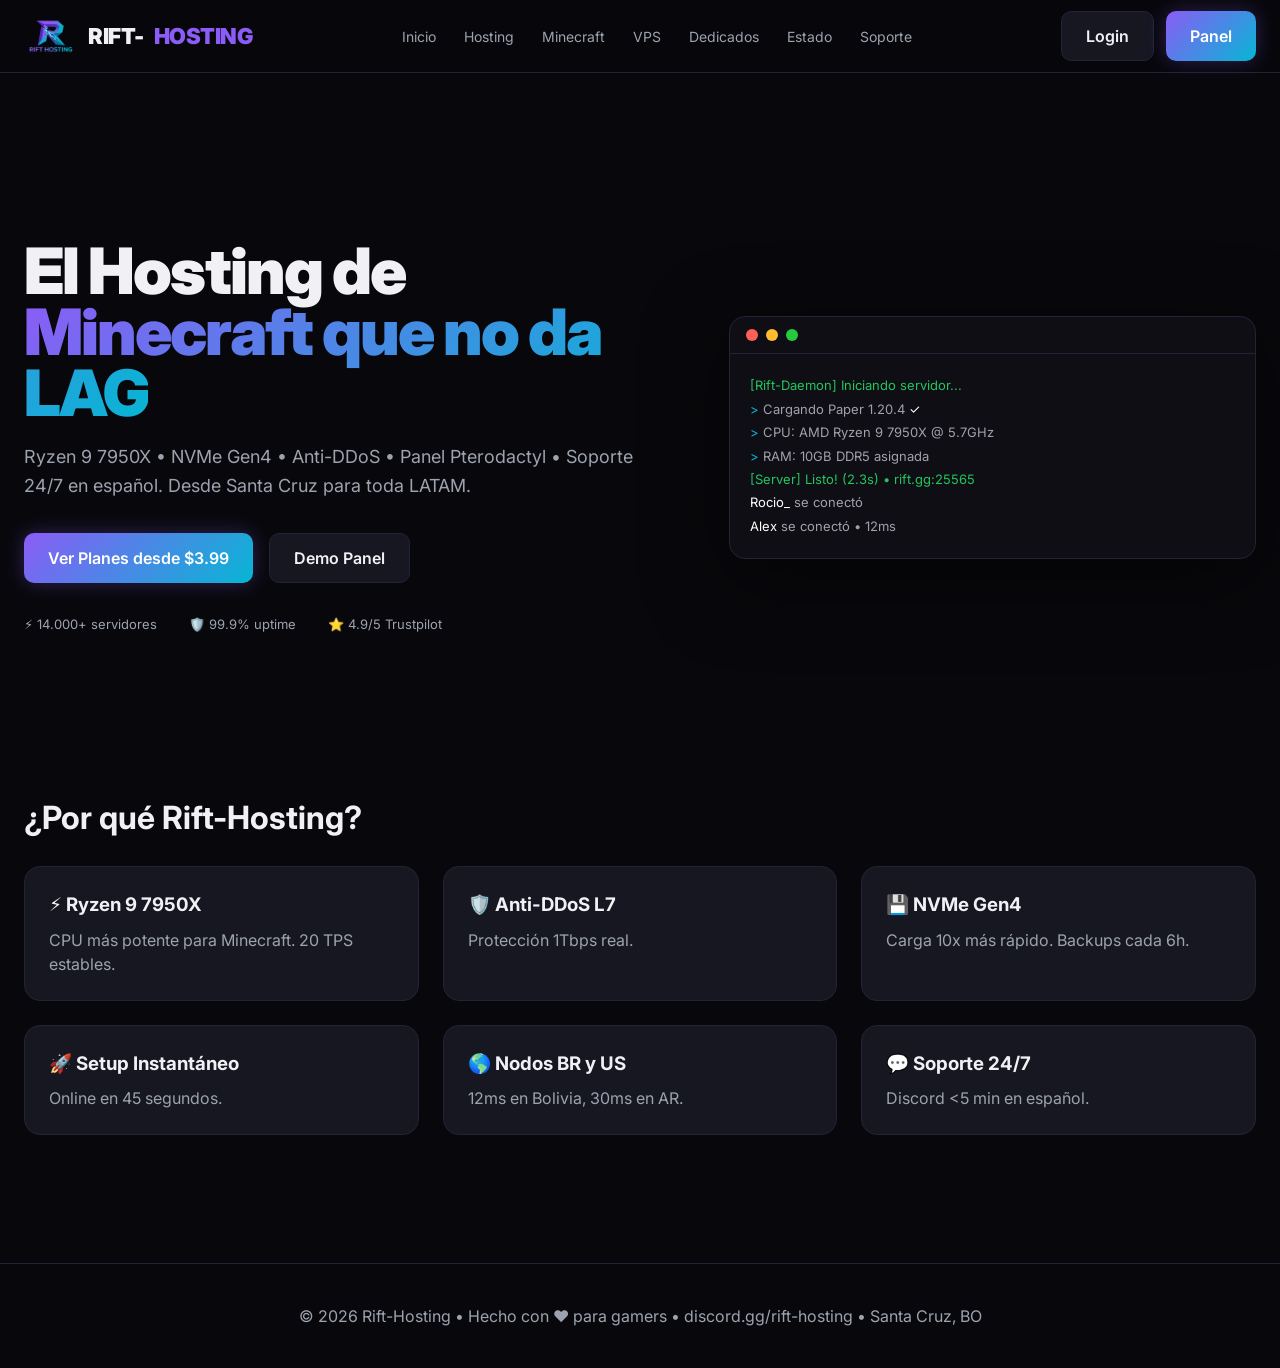
<file: Rift-Hosting/index.html>
<!DOCTYPE html>
<html lang="es">
<head>
<meta charset="UTF-8">
<meta name="viewport" content="width=device-width,initial-scale=1">
<title>El Hosting de Minecraft sin Lag | Rift-Hosting</title>
<link rel="stylesheet" href="css/style.css">
<link rel="stylesheet" href="css/animations.css">
<link href="https://fonts.googleapis.com/css2?family=Inter:wght@400;600;800;900&family=JetBrains+Mono&display=swap" rel="stylesheet">
<link rel="icon" href="img/icons/icon.png">
</head>
<body>
<header class="header"><div class="container">
<a href="index.html" class="logo"><img src="img/logo.png" alt="Rift" onerror="this.style.display='none'">RIFT-<span>HOSTING</span></a>
<nav class="nav">
<a href="index.html">Inicio</a><a href="hosting.html">Hosting</a><a href="minecraft.html">Minecraft</a><a href="vps.html">VPS</a><a href="dedicados.html">Dedicados</a><a href="estado.html">Estado</a><a href="soporte.html">Soporte</a>
</nav><div style="display:flex;gap:12px"><a href="login.html" class="btn btn-ghost">Login</a><a href="panel.html" class="btn btn-primary">Panel</a></div>
</div></header>
<main class="container" style="padding:48px 24px">
<section class="hero">
<div><h1>El Hosting de<br><span>Minecraft que no da LAG</span></h1>
<p>Ryzen 9 7950X • NVMe Gen4 • Anti-DDoS • Panel Pterodactyl • Soporte 24/7 en español. Desde Santa Cruz para toda LATAM.</p>
<div style="display:flex;gap:16px;flex-wrap:wrap"><a href="minecraft.html" class="btn btn-primary">Ver Planes desde $3.99</a><a href="panel.html" class="btn btn-ghost">Demo Panel</a></div>
<div style="margin-top:32px;display:flex;gap:32px;color:var(--muted);font-size:13px;flex-wrap:wrap"><span>⚡ 14.000+ servidores</span><span>🛡️ 99.9% uptime</span><span>⭐ 4.9/5 Trustpilot</span></div>
</div>
<div class="terminal float"><div class="term-head"><div class="dot r"></div><div class="dot y"></div><div class="dot g"></div></div>
<div class="term-body">
<div class="g">[Rift-Daemon] Iniciando servidor...</div>
<div><span class="b">></span> Cargando Paper 1.20.4 <span class="w">✓</span></div>
<div><span class="b">></span> CPU: AMD Ryzen 9 7950X @ 5.7GHz</div>
<div><span class="b">></span> RAM: 10GB DDR5 asignada</div>
<div class="g">[Server] Listo! (2.3s) • rift.gg:25565</div>
<div><span class="w">Rocio_</span> se conectó</div><div><span class="w">Alex</span> se conectó • 12ms</div>
</div></div></section>
<h2 style="margin:80px 0 24px;font-size:32px">¿Por qué Rift-Hosting?</h2>
<div class="grid3">
<div class="card"><h3>⚡ Ryzen 9 7950X</h3><p style="color:var(--muted);margin-top:8px">CPU más potente para Minecraft. 20 TPS estables.</p></div>
<div class="card"><h3>🛡️ Anti-DDoS L7</h3><p style="color:var(--muted);margin-top:8px">Protección 1Tbps real.</p></div>
<div class="card"><h3>💾 NVMe Gen4</h3><p style="color:var(--muted);margin-top:8px">Carga 10x más rápido. Backups cada 6h.</p></div>
<div class="card"><h3>🚀 Setup Instantáneo</h3><p style="color:var(--muted);margin-top:8px">Online en 45 segundos.</p></div>
<div class="card"><h3>🌎 Nodos BR y US</h3><p style="color:var(--muted);margin-top:8px">12ms en Bolivia, 30ms en AR.</p></div>
<div class="card"><h3>💬 Soporte 24/7</h3><p style="color:var(--muted);margin-top:8px">Discord &lt;5 min en español.</p></div>
</div>
</main>
<footer style="border-top:1px solid var(--border);padding:40px 0;margin-top:80px;text-align:center;color:var(--muted)">
<p>© <span data-year></span> Rift-Hosting • Hecho con ❤️ para gamers • discord.gg/rift-hosting • Santa Cruz, BO</p>
</footer>
<script src="js/app.js"></script><script src="js/theme.js"></script>
</body></html>
</file>
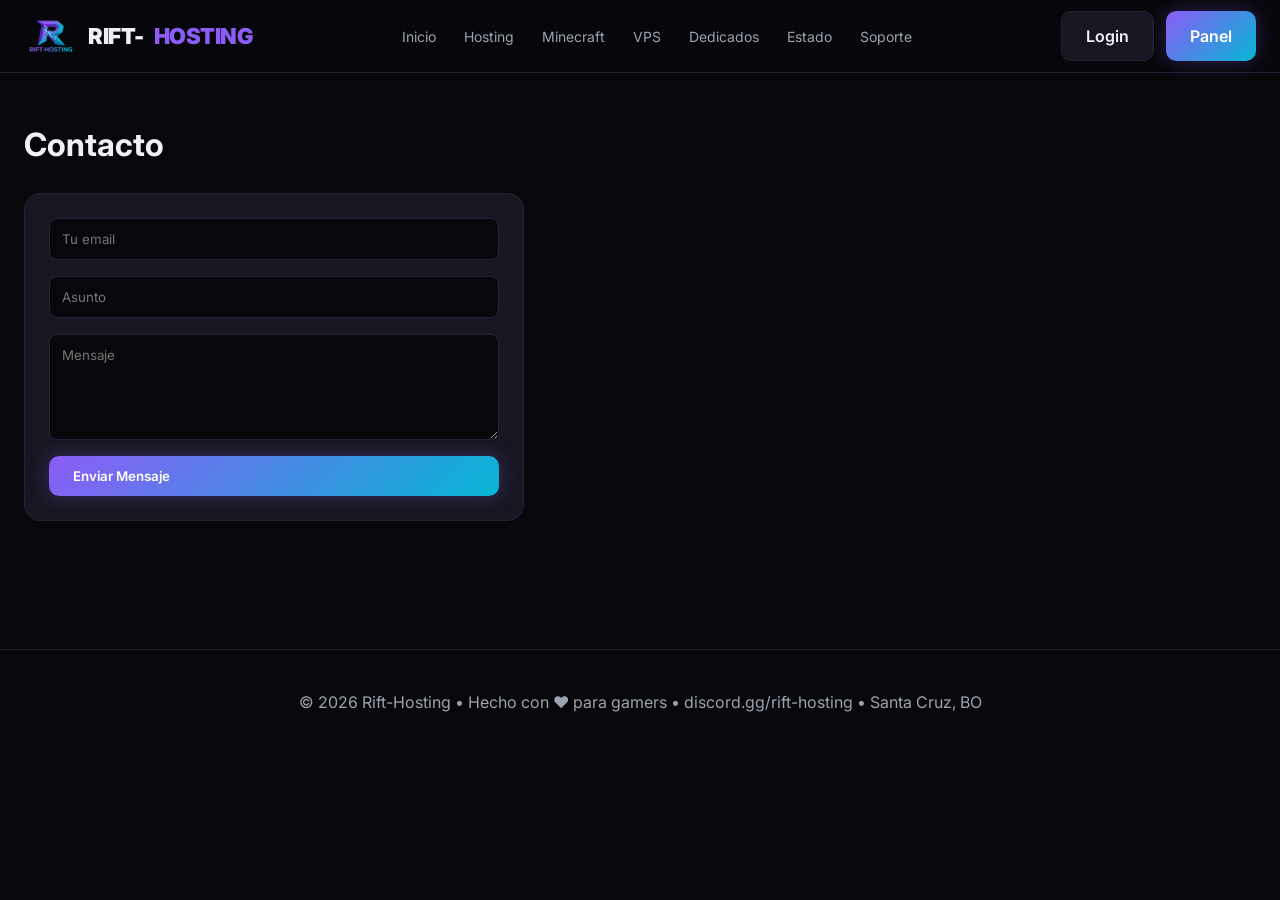
<file: Rift-Hosting/contacto.html>
<!DOCTYPE html>
<html lang="es">
<head>
<meta charset="UTF-8">
<meta name="viewport" content="width=device-width,initial-scale=1">
<title>Contacto | Rift-Hosting</title>
<link rel="stylesheet" href="css/style.css">
<link rel="stylesheet" href="css/animations.css">
<link href="https://fonts.googleapis.com/css2?family=Inter:wght@400;600;800;900&family=JetBrains+Mono&display=swap" rel="stylesheet">
<link rel="icon" href="img/icons/icon.png">
</head>
<body>
<header class="header"><div class="container">
<a href="index.html" class="logo"><img src="img/logo.png" alt="Rift" onerror="this.style.display='none'">RIFT-<span>HOSTING</span></a>
<nav class="nav">
<a href="index.html">Inicio</a><a href="hosting.html">Hosting</a><a href="minecraft.html">Minecraft</a><a href="vps.html">VPS</a><a href="dedicados.html">Dedicados</a><a href="estado.html">Estado</a><a href="soporte.html">Soporte</a>
</nav><div style="display:flex;gap:12px"><a href="login.html" class="btn btn-ghost">Login</a><a href="panel.html" class="btn btn-primary">Panel</a></div>
</div></header>
<main class="container" style="padding:48px 24px"><h1>Contacto</h1><form class='card' style='margin-top:24px;display:grid;gap:16px;max-width:500px' onsubmit='event.preventDefault();alert("Mensaje enviado! Te respondemos en Discord.")'><input placeholder='Tu email' required><input placeholder='Asunto'><textarea placeholder='Mensaje' rows='5' required></textarea><button class='btn btn-primary' type='submit'>Enviar Mensaje</button></form></main>
<footer style="border-top:1px solid var(--border);padding:40px 0;margin-top:80px;text-align:center;color:var(--muted)">
<p>© <span data-year></span> Rift-Hosting • Hecho con ❤️ para gamers • discord.gg/rift-hosting • Santa Cruz, BO</p>
</footer>
<script src="js/app.js"></script><script src="js/theme.js"></script>
</body></html>
</file>
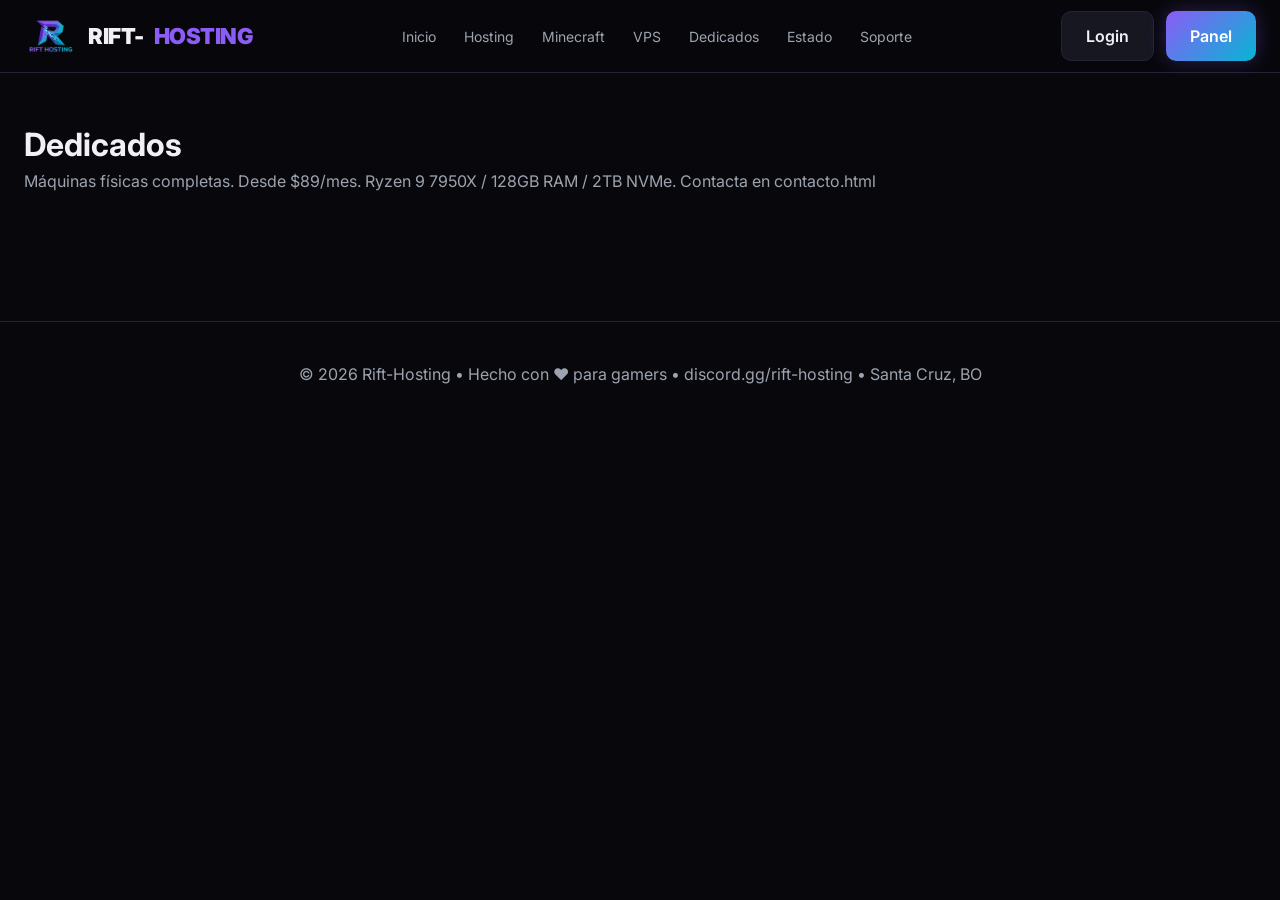
<file: Rift-Hosting/dedicados.html>
<!DOCTYPE html>
<html lang="es">
<head>
<meta charset="UTF-8">
<meta name="viewport" content="width=device-width,initial-scale=1">
<title>Servidores Dedicados | Rift-Hosting</title>
<link rel="stylesheet" href="css/style.css">
<link rel="stylesheet" href="css/animations.css">
<link href="https://fonts.googleapis.com/css2?family=Inter:wght@400;600;800;900&family=JetBrains+Mono&display=swap" rel="stylesheet">
<link rel="icon" href="img/icons/icon.png">
</head>
<body>
<header class="header"><div class="container">
<a href="index.html" class="logo"><img src="img/logo.png" alt="Rift" onerror="this.style.display='none'">RIFT-<span>HOSTING</span></a>
<nav class="nav">
<a href="index.html">Inicio</a><a href="hosting.html">Hosting</a><a href="minecraft.html">Minecraft</a><a href="vps.html">VPS</a><a href="dedicados.html">Dedicados</a><a href="estado.html">Estado</a><a href="soporte.html">Soporte</a>
</nav><div style="display:flex;gap:12px"><a href="login.html" class="btn btn-ghost">Login</a><a href="panel.html" class="btn btn-primary">Panel</a></div>
</div></header>
<main class="container" style="padding:48px 24px"><h1>Dedicados</h1><p style='color:var(--muted)'>Máquinas físicas completas. Desde $89/mes. Ryzen 9 7950X / 128GB RAM / 2TB NVMe. Contacta en contacto.html</p></main>
<footer style="border-top:1px solid var(--border);padding:40px 0;margin-top:80px;text-align:center;color:var(--muted)">
<p>© <span data-year></span> Rift-Hosting • Hecho con ❤️ para gamers • discord.gg/rift-hosting • Santa Cruz, BO</p>
</footer>
<script src="js/app.js"></script><script src="js/theme.js"></script>
</body></html>
</file>
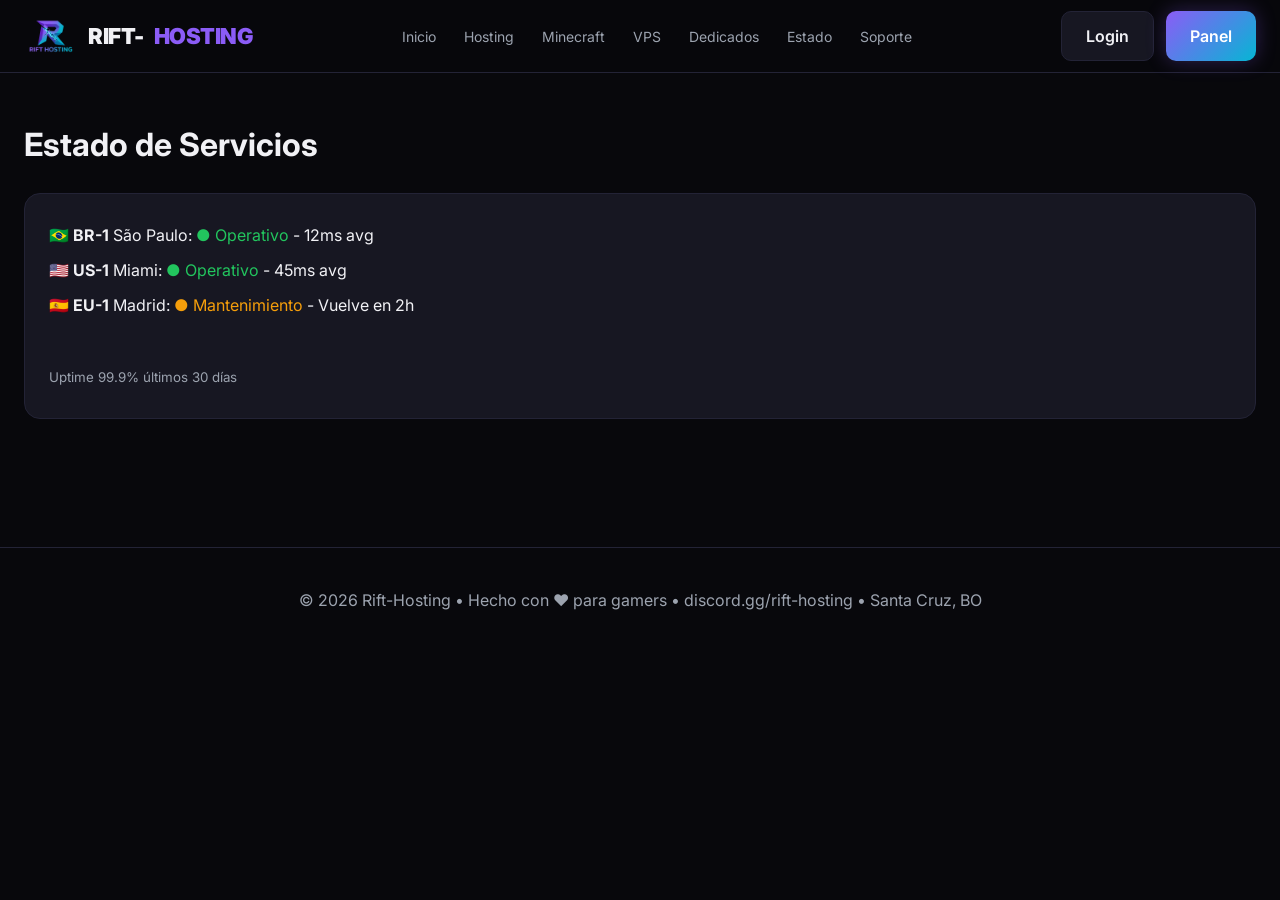
<file: Rift-Hosting/estado.html>
<!DOCTYPE html>
<html lang="es">
<head>
<meta charset="UTF-8">
<meta name="viewport" content="width=device-width,initial-scale=1">
<title>Estado | Rift-Hosting</title>
<link rel="stylesheet" href="css/style.css">
<link rel="stylesheet" href="css/animations.css">
<link href="https://fonts.googleapis.com/css2?family=Inter:wght@400;600;800;900&family=JetBrains+Mono&display=swap" rel="stylesheet">
<link rel="icon" href="img/icons/icon.png">
</head>
<body>
<header class="header"><div class="container">
<a href="index.html" class="logo"><img src="img/logo.png" alt="Rift" onerror="this.style.display='none'">RIFT-<span>HOSTING</span></a>
<nav class="nav">
<a href="index.html">Inicio</a><a href="hosting.html">Hosting</a><a href="minecraft.html">Minecraft</a><a href="vps.html">VPS</a><a href="dedicados.html">Dedicados</a><a href="estado.html">Estado</a><a href="soporte.html">Soporte</a>
</nav><div style="display:flex;gap:12px"><a href="login.html" class="btn btn-ghost">Login</a><a href="panel.html" class="btn btn-primary">Panel</a></div>
</div></header>
<main class="container" style="padding:48px 24px"><h1>Estado de Servicios</h1><div class='card' style='margin-top:24px;line-height:2.2'>🇧🇷 <b>BR-1</b> São Paulo: <span style='color:#22c55e'>● Operativo</span> - 12ms avg<br>🇺🇸 <b>US-1</b> Miami: <span style='color:#22c55e'>● Operativo</span> - 45ms avg<br>🇪🇸 <b>EU-1</b> Madrid: <span style='color:#f59e0b'>● Mantenimiento</span> - Vuelve en 2h<br><br><small style='color:var(--muted)'>Uptime 99.9% últimos 30 días</small></div></main>
<footer style="border-top:1px solid var(--border);padding:40px 0;margin-top:80px;text-align:center;color:var(--muted)">
<p>© <span data-year></span> Rift-Hosting • Hecho con ❤️ para gamers • discord.gg/rift-hosting • Santa Cruz, BO</p>
</footer>
<script src="js/app.js"></script><script src="js/theme.js"></script>
</body></html>
</file>
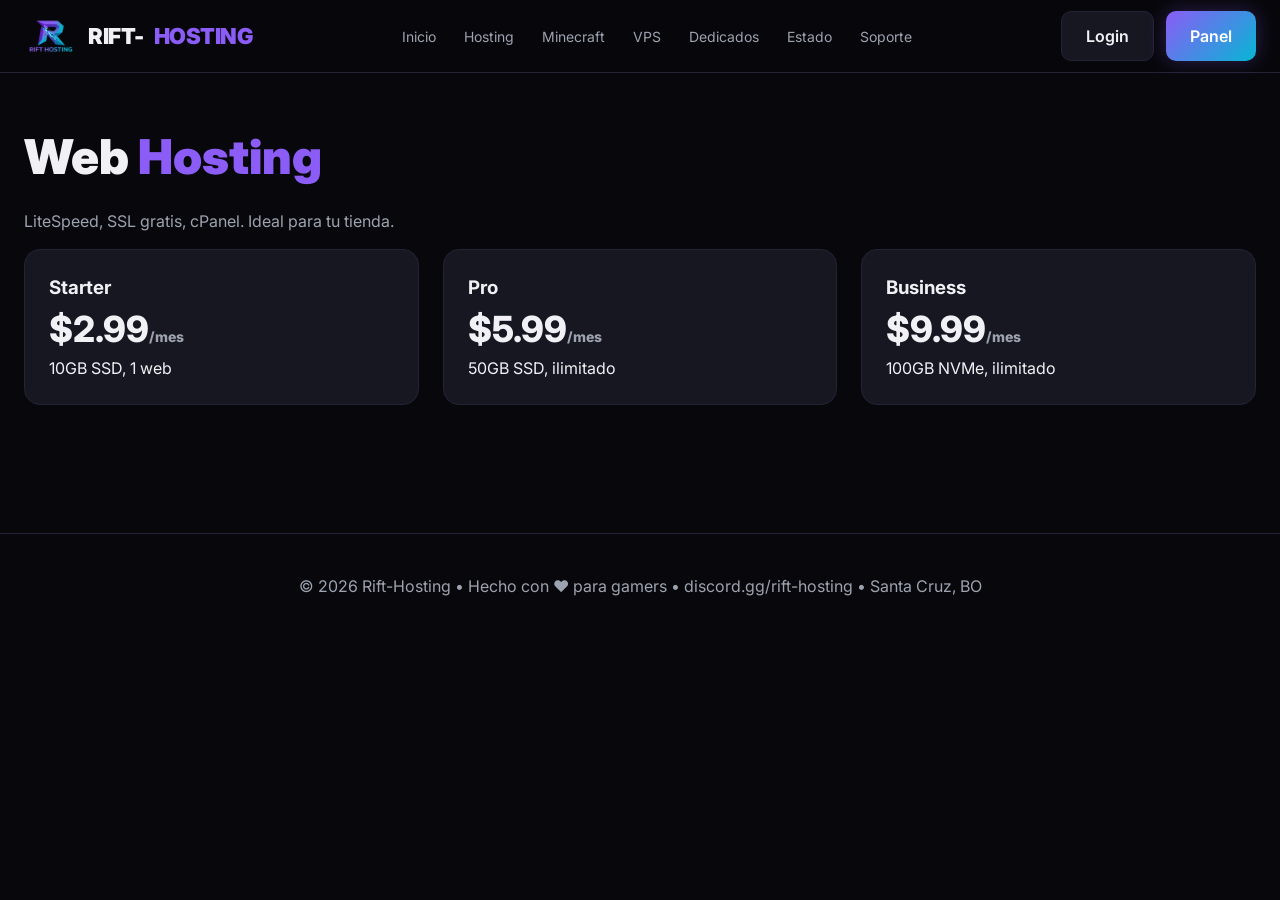
<file: Rift-Hosting/hosting.html>
<!DOCTYPE html>
<html lang="es">
<head>
<meta charset="UTF-8">
<meta name="viewport" content="width=device-width,initial-scale=1">
<title>Web Hosting | Rift-Hosting</title>
<link rel="stylesheet" href="css/style.css">
<link rel="stylesheet" href="css/animations.css">
<link href="https://fonts.googleapis.com/css2?family=Inter:wght@400;600;800;900&family=JetBrains+Mono&display=swap" rel="stylesheet">
<link rel="icon" href="img/icons/icon.png">
</head>
<body>
<header class="header"><div class="container">
<a href="index.html" class="logo"><img src="img/logo.png" alt="Rift" onerror="this.style.display='none'">RIFT-<span>HOSTING</span></a>
<nav class="nav">
<a href="index.html">Inicio</a><a href="hosting.html">Hosting</a><a href="minecraft.html">Minecraft</a><a href="vps.html">VPS</a><a href="dedicados.html">Dedicados</a><a href="estado.html">Estado</a><a href="soporte.html">Soporte</a>
</nav><div style="display:flex;gap:12px"><a href="login.html" class="btn btn-ghost">Login</a><a href="panel.html" class="btn btn-primary">Panel</a></div>
</div></header>
<main class="container" style="padding:48px 24px"><h1 style='font-size:48px;font-weight:900'>Web <span style='color:var(--primary)'>Hosting</span></h1><p style='color:var(--muted);margin:16px 0'>LiteSpeed, SSL gratis, cPanel. Ideal para tu tienda.</p><div class='grid3'><div class='card'><h3>Starter</h3><div class='price'>$2.99<small>/mes</small></div><p>10GB SSD, 1 web</p></div><div class='card'><h3>Pro</h3><div class='price'>$5.99<small>/mes</small></div><p>50GB SSD, ilimitado</p></div><div class='card'><h3>Business</h3><div class='price'>$9.99<small>/mes</small></div><p>100GB NVMe, ilimitado</p></div></div></main>
<footer style="border-top:1px solid var(--border);padding:40px 0;margin-top:80px;text-align:center;color:var(--muted)">
<p>© <span data-year></span> Rift-Hosting • Hecho con ❤️ para gamers • discord.gg/rift-hosting • Santa Cruz, BO</p>
</footer>
<script src="js/app.js"></script><script src="js/theme.js"></script>
</body></html>
</file>
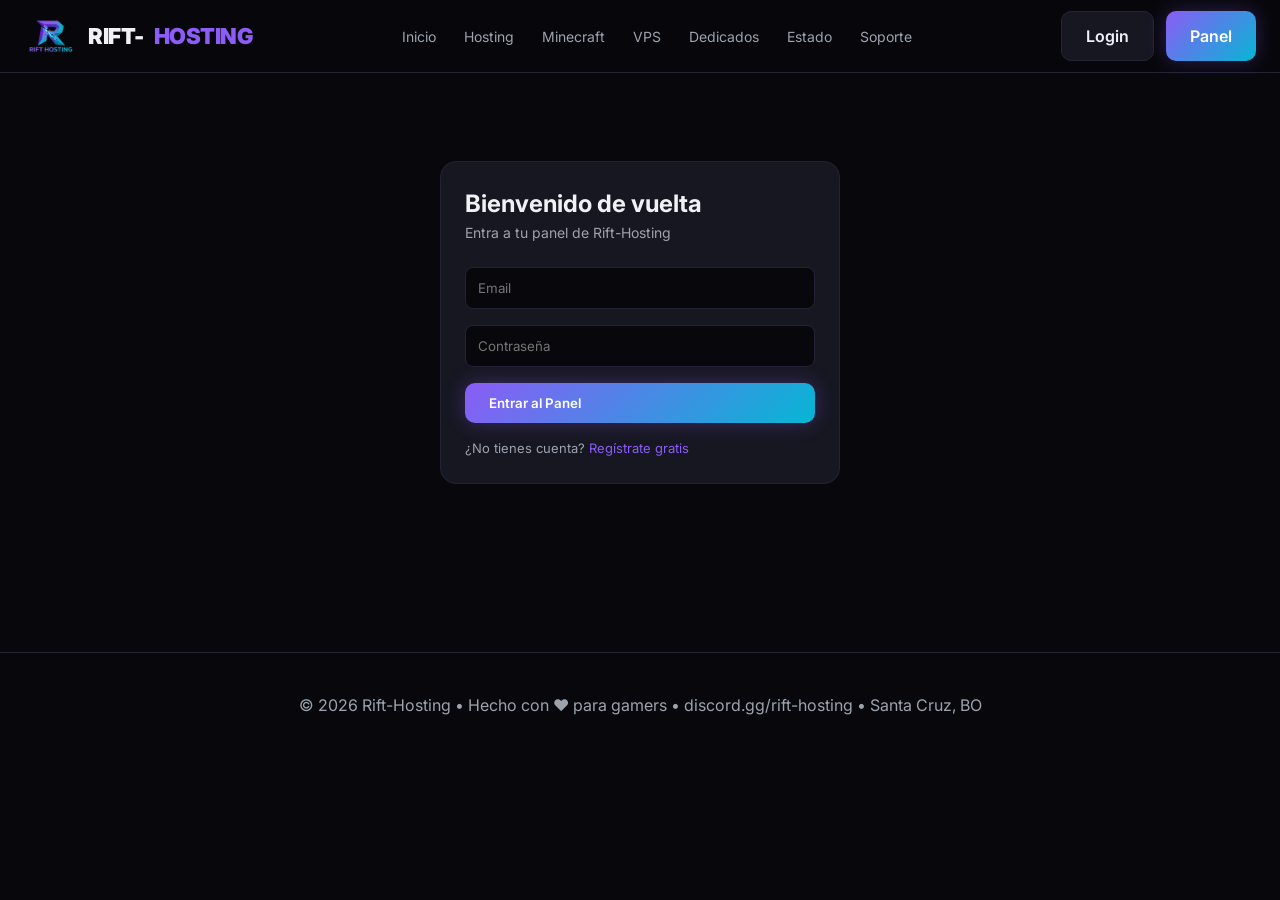
<file: Rift-Hosting/login.html>
<!DOCTYPE html>
<html lang="es">
<head>
<meta charset="UTF-8">
<meta name="viewport" content="width=device-width,initial-scale=1">
<title>Login | Rift-Hosting</title>
<link rel="stylesheet" href="css/style.css">
<link rel="stylesheet" href="css/animations.css">
<link href="https://fonts.googleapis.com/css2?family=Inter:wght@400;600;800;900&family=JetBrains+Mono&display=swap" rel="stylesheet">
<link rel="icon" href="img/icons/icon.png">
</head>
<body>
<header class="header"><div class="container">
<a href="index.html" class="logo"><img src="img/logo.png" alt="Rift" onerror="this.style.display='none'">RIFT-<span>HOSTING</span></a>
<nav class="nav">
<a href="index.html">Inicio</a><a href="hosting.html">Hosting</a><a href="minecraft.html">Minecraft</a><a href="vps.html">VPS</a><a href="dedicados.html">Dedicados</a><a href="estado.html">Estado</a><a href="soporte.html">Soporte</a>
</nav><div style="display:flex;gap:12px"><a href="login.html" class="btn btn-ghost">Login</a><a href="panel.html" class="btn btn-primary">Panel</a></div>
</div></header>
<main class="container" style="padding:48px 24px"><div class='card' style='max-width:400px;margin:40px auto'><h2>Bienvenido de vuelta</h2><p style='color:var(--muted);font-size:14px'>Entra a tu panel de Rift-Hosting</p><form action='api/login.php' method='POST' style='display:grid;gap:16px;margin-top:24px'><input name='email' placeholder='Email' required><input name='pass' type='password' placeholder='Contraseña' required><button class='btn btn-primary' type='submit'>Entrar al Panel</button></form><p style='margin-top:16px;font-size:13px;color:var(--muted)'>¿No tienes cuenta? <a href='register.html' style='color:var(--primary)'>Regístrate gratis</a></p></div></main>
<footer style="border-top:1px solid var(--border);padding:40px 0;margin-top:80px;text-align:center;color:var(--muted)">
<p>© <span data-year></span> Rift-Hosting • Hecho con ❤️ para gamers • discord.gg/rift-hosting • Santa Cruz, BO</p>
</footer>
<script src="js/app.js"></script><script src="js/theme.js"></script>
</body></html>
</file>
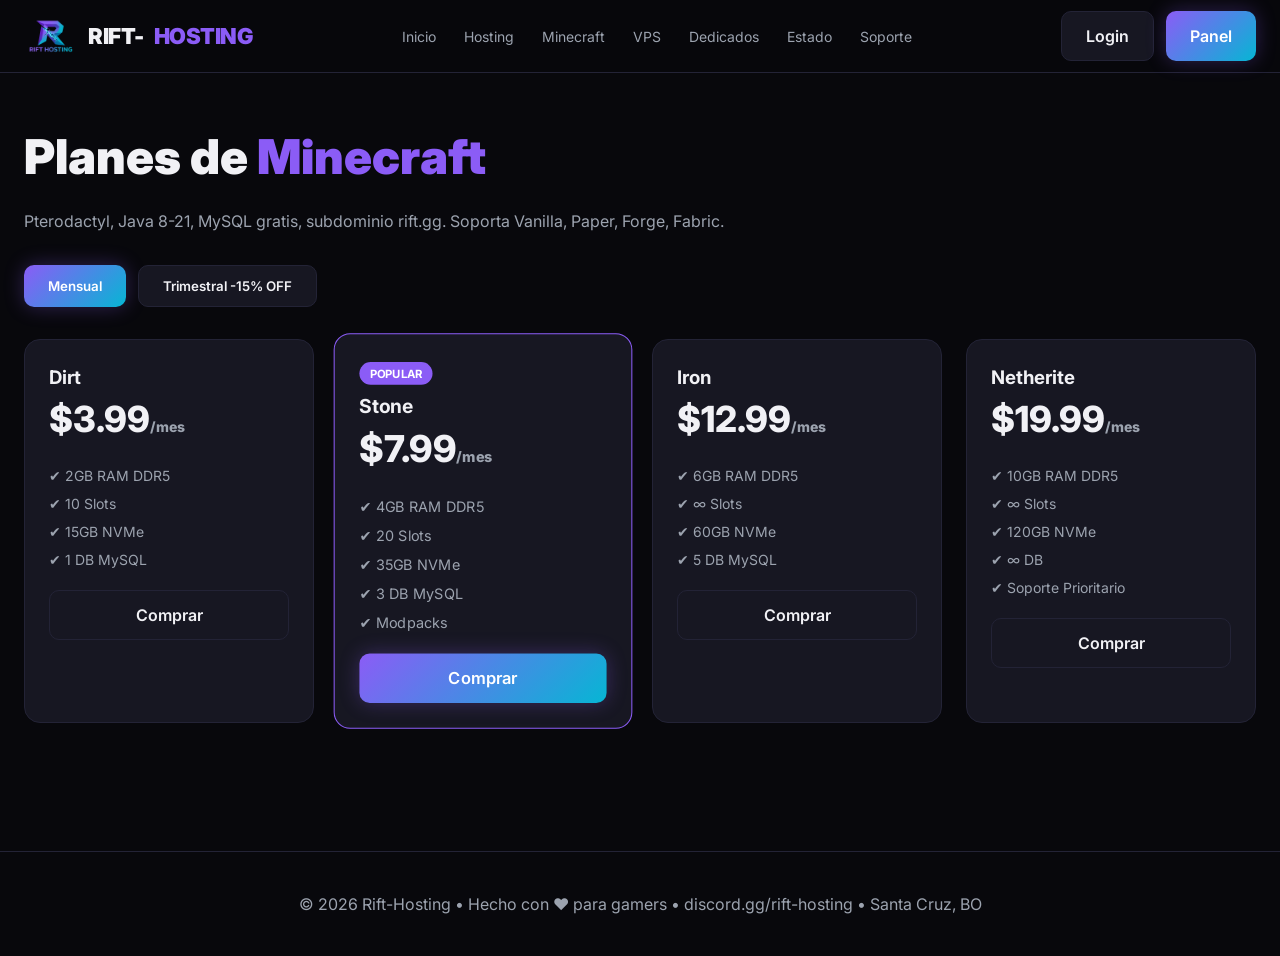
<file: Rift-Hosting/minecraft.html>
<!DOCTYPE html>
<html lang="es">
<head>
<meta charset="UTF-8">
<meta name="viewport" content="width=device-width,initial-scale=1">
<title>Hosting Minecraft | Rift-Hosting</title>
<link rel="stylesheet" href="css/style.css">
<link rel="stylesheet" href="css/animations.css">
<link href="https://fonts.googleapis.com/css2?family=Inter:wght@400;600;800;900&family=JetBrains+Mono&display=swap" rel="stylesheet">
<link rel="icon" href="img/icons/icon.png">
</head>
<body>
<header class="header"><div class="container">
<a href="index.html" class="logo"><img src="img/logo.png" alt="Rift" onerror="this.style.display='none'">RIFT-<span>HOSTING</span></a>
<nav class="nav">
<a href="index.html">Inicio</a><a href="hosting.html">Hosting</a><a href="minecraft.html">Minecraft</a><a href="vps.html">VPS</a><a href="dedicados.html">Dedicados</a><a href="estado.html">Estado</a><a href="soporte.html">Soporte</a>
</nav><div style="display:flex;gap:12px"><a href="login.html" class="btn btn-ghost">Login</a><a href="panel.html" class="btn btn-primary">Panel</a></div>
</div></header>
<main class="container" style="padding:48px 24px">
<h1 style="font-size:48px;font-weight:900">Planes de <span style="color:var(--primary)">Minecraft</span></h1>
<p style="color:var(--muted);margin:16px 0 32px">Pterodactyl, Java 8-21, MySQL gratis, subdominio rift.gg. Soporta Vanilla, Paper, Forge, Fabric.</p>
<div style="display:flex;gap:12px;margin-bottom:32px"><button onclick="setBilling('monthly')" data-bill="monthly" class="btn btn-primary">Mensual</button><button onclick="setBilling('yearly')" data-bill="yearly" class="btn btn-ghost">Trimestral -15% OFF</button></div>
<div class="grid4">
<div class="card"><h3>Dirt</h3><div class="price"><span class="price-amount" data-monthly="3.99">$3.99</span><small>/mes</small></div><ul style="margin:16px 0;color:var(--muted);font-size:14px;line-height:2;list-style:none"><li>✔ 2GB RAM DDR5</li><li>✔ 10 Slots</li><li>✔ 15GB NVMe</li><li>✔ 1 DB MySQL</li></ul><a href="register.html" class="btn btn-ghost" style="width:100%;justify-content:center">Comprar</a></div>
<div class="card" style="border-color:var(--primary);transform:scale(1.03)"><span class="badge">POPULAR</span><h3 style="margin-top:8px">Stone</h3><div class="price"><span class="price-amount" data-monthly="7.99">$7.99</span><small>/mes</small></div><ul style="margin:16px 0;color:var(--muted);font-size:14px;line-height:2;list-style:none"><li>✔ 4GB RAM DDR5</li><li>✔ 20 Slots</li><li>✔ 35GB NVMe</li><li>✔ 3 DB MySQL</li><li>✔ Modpacks</li></ul><a href="register.html" class="btn btn-primary" style="width:100%;justify-content:center">Comprar</a></div>
<div class="card"><h3>Iron</h3><div class="price"><span class="price-amount" data-monthly="12.99">$12.99</span><small>/mes</small></div><ul style="margin:16px 0;color:var(--muted);font-size:14px;line-height:2;list-style:none"><li>✔ 6GB RAM DDR5</li><li>✔ ∞ Slots</li><li>✔ 60GB NVMe</li><li>✔ 5 DB MySQL</li></ul><a href="register.html" class="btn btn-ghost" style="width:100%;justify-content:center">Comprar</a></div>
<div class="card"><h3>Netherite</h3><div class="price"><span class="price-amount" data-monthly="19.99">$19.99</span><small>/mes</small></div><ul style="margin:16px 0;color:var(--muted);font-size:14px;line-height:2;list-style:none"><li>✔ 10GB RAM DDR5</li><li>✔ ∞ Slots</li><li>✔ 120GB NVMe</li><li>✔ ∞ DB</li><li>✔ Soporte Prioritario</li></ul><a href="register.html" class="btn btn-ghost" style="width:100%;justify-content:center">Comprar</a></div>
</div>
<script src="js/slider.js"></script>
</main>
<footer style="border-top:1px solid var(--border);padding:40px 0;margin-top:80px;text-align:center;color:var(--muted)">
<p>© <span data-year></span> Rift-Hosting • Hecho con ❤️ para gamers • discord.gg/rift-hosting • Santa Cruz, BO</p>
</footer>
<script src="js/app.js"></script><script src="js/theme.js"></script>
</body></html>
</file>
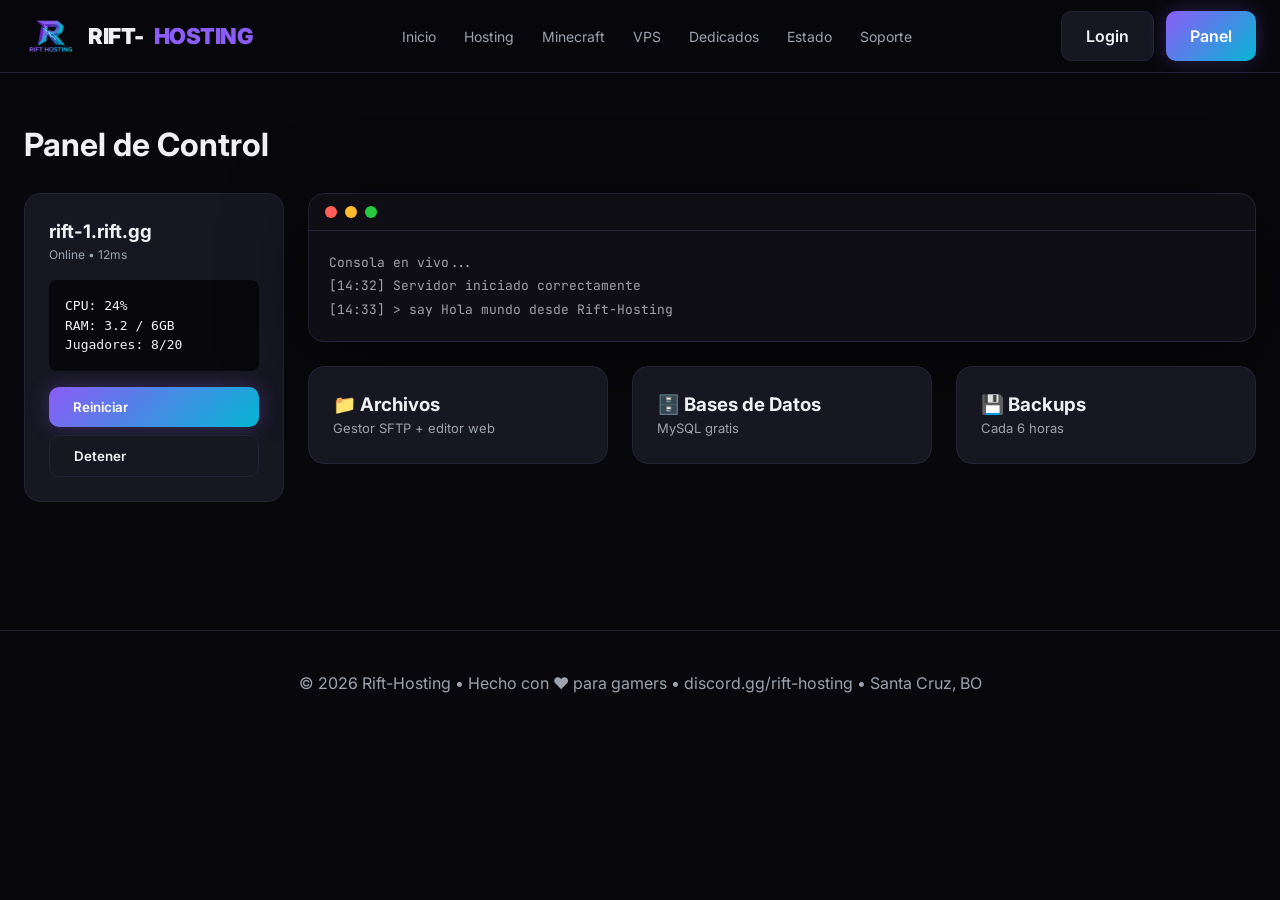
<file: Rift-Hosting/panel.html>
<!DOCTYPE html>
<html lang="es">
<head>
<meta charset="UTF-8">
<meta name="viewport" content="width=device-width,initial-scale=1">
<title>Panel | Rift-Hosting</title>
<link rel="stylesheet" href="css/style.css">
<link rel="stylesheet" href="css/animations.css">
<link href="https://fonts.googleapis.com/css2?family=Inter:wght@400;600;800;900&family=JetBrains+Mono&display=swap" rel="stylesheet">
<link rel="icon" href="img/icons/icon.png">
</head>
<body>
<header class="header"><div class="container">
<a href="index.html" class="logo"><img src="img/logo.png" alt="Rift" onerror="this.style.display='none'">RIFT-<span>HOSTING</span></a>
<nav class="nav">
<a href="index.html">Inicio</a><a href="hosting.html">Hosting</a><a href="minecraft.html">Minecraft</a><a href="vps.html">VPS</a><a href="dedicados.html">Dedicados</a><a href="estado.html">Estado</a><a href="soporte.html">Soporte</a>
</nav><div style="display:flex;gap:12px"><a href="login.html" class="btn btn-ghost">Login</a><a href="panel.html" class="btn btn-primary">Panel</a></div>
</div></header>
<main class="container" style="padding:48px 24px">
<h1>Panel de Control</h1>
<div style="display:grid;grid-template-columns:260px 1fr;gap:24px;margin-top:24px">
<div class="card"><h3>rift-1.rift.gg</h3><p style="font-size:12px;color:var(--muted)">Online • 12ms</p><div style="margin-top:16px;background:var(--bg);padding:16px;border-radius:8px;font-family:monospace;font-size:13px">CPU: 24%<br>RAM: 3.2 / 6GB<br>Jugadores: 8/20</div><div style="display:grid;gap:8px;margin-top:16px"><button class="btn btn-primary">Reiniciar</button><button class="btn btn-ghost">Detener</button></div></div>
<div><div class="terminal"><div class="term-head"><div class="dot r"></div><div class="dot y"></div><div class="dot g"></div></div><div class="term-body" id="console">Consola en vivo...<br>[14:32] Servidor iniciado correctamente<br>[14:33] > say Hola mundo desde Rift-Hosting</div></div>
<div class="grid3" style="margin-top:24px"><div class="card"><h3>📁 Archivos</h3><p style="color:var(--muted);font-size:13px">Gestor SFTP + editor web</p></div><div class="card"><h3>🗄️ Bases de Datos</h3><p style="color:var(--muted);font-size:13px">MySQL gratis</p></div><div class="card"><h3>💾 Backups</h3><p style="color:var(--muted);font-size:13px">Cada 6 horas</p></div></div>
</div></div>
</main>
<footer style="border-top:1px solid var(--border);padding:40px 0;margin-top:80px;text-align:center;color:var(--muted)">
<p>© <span data-year></span> Rift-Hosting • Hecho con ❤️ para gamers • discord.gg/rift-hosting • Santa Cruz, BO</p>
</footer>
<script src="js/app.js"></script><script src="js/theme.js"></script>
</body></html>
</file>
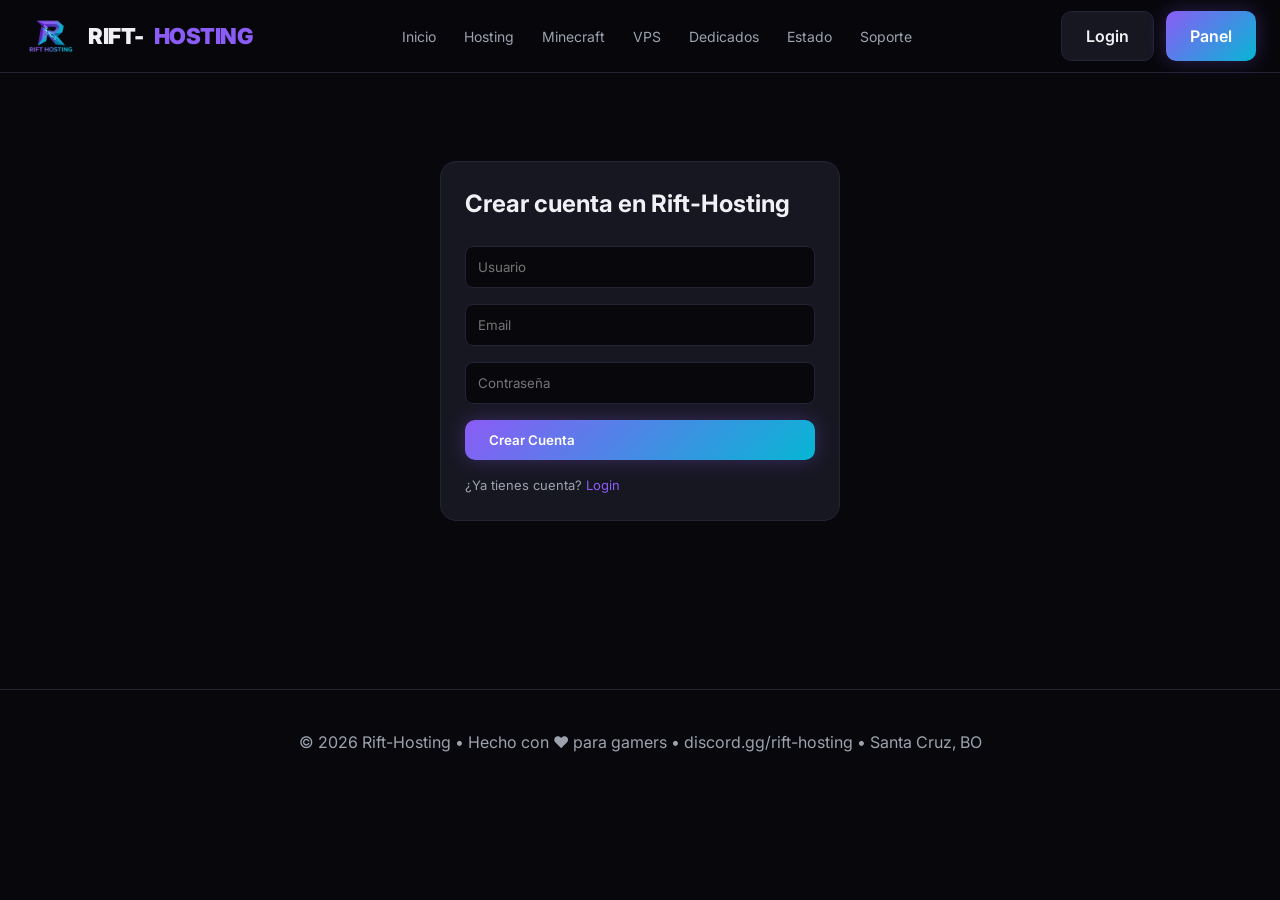
<file: Rift-Hosting/register.html>
<!DOCTYPE html>
<html lang="es">
<head>
<meta charset="UTF-8">
<meta name="viewport" content="width=device-width,initial-scale=1">
<title>Crear Cuenta | Rift-Hosting</title>
<link rel="stylesheet" href="css/style.css">
<link rel="stylesheet" href="css/animations.css">
<link href="https://fonts.googleapis.com/css2?family=Inter:wght@400;600;800;900&family=JetBrains+Mono&display=swap" rel="stylesheet">
<link rel="icon" href="img/icons/icon.png">
</head>
<body>
<header class="header"><div class="container">
<a href="index.html" class="logo"><img src="img/logo.png" alt="Rift" onerror="this.style.display='none'">RIFT-<span>HOSTING</span></a>
<nav class="nav">
<a href="index.html">Inicio</a><a href="hosting.html">Hosting</a><a href="minecraft.html">Minecraft</a><a href="vps.html">VPS</a><a href="dedicados.html">Dedicados</a><a href="estado.html">Estado</a><a href="soporte.html">Soporte</a>
</nav><div style="display:flex;gap:12px"><a href="login.html" class="btn btn-ghost">Login</a><a href="panel.html" class="btn btn-primary">Panel</a></div>
</div></header>
<main class="container" style="padding:48px 24px"><div class='card' style='max-width:400px;margin:40px auto'><h2>Crear cuenta en Rift-Hosting</h2><form action='api/register.php' method='POST' style='display:grid;gap:16px;margin-top:24px'><input name='user' placeholder='Usuario' required><input name='email' type='email' placeholder='Email' required><input name='pass' type='password' placeholder='Contraseña' required><button class='btn btn-primary' type='submit'>Crear Cuenta</button></form><p style='margin-top:16px;font-size:13px;color:var(--muted)'>¿Ya tienes cuenta? <a href='login.html' style='color:var(--primary)'>Login</a></p></div></main>
<footer style="border-top:1px solid var(--border);padding:40px 0;margin-top:80px;text-align:center;color:var(--muted)">
<p>© <span data-year></span> Rift-Hosting • Hecho con ❤️ para gamers • discord.gg/rift-hosting • Santa Cruz, BO</p>
</footer>
<script src="js/app.js"></script><script src="js/theme.js"></script>
</body></html>
</file>
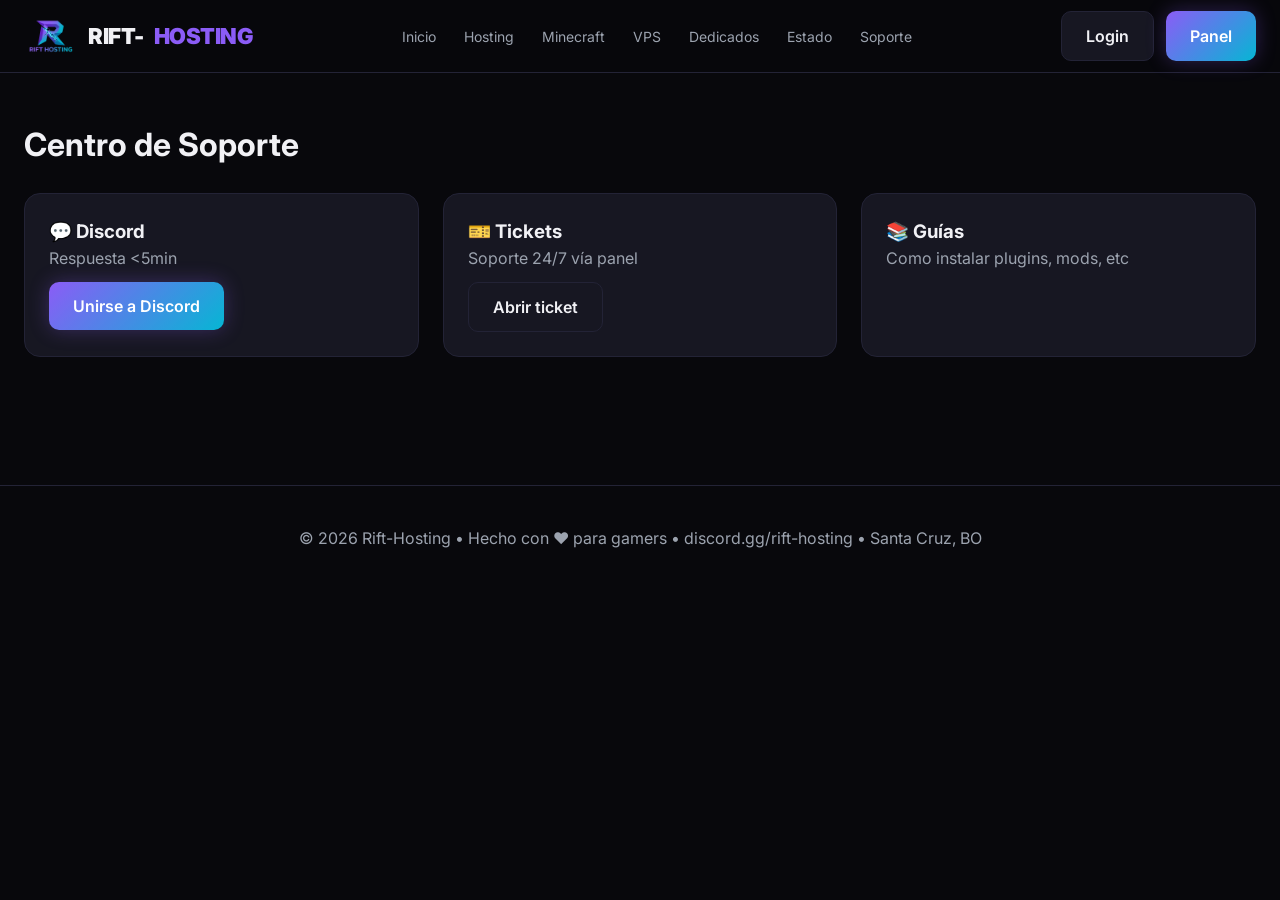
<file: Rift-Hosting/soporte.html>
<!DOCTYPE html>
<html lang="es">
<head>
<meta charset="UTF-8">
<meta name="viewport" content="width=device-width,initial-scale=1">
<title>Soporte | Rift-Hosting</title>
<link rel="stylesheet" href="css/style.css">
<link rel="stylesheet" href="css/animations.css">
<link href="https://fonts.googleapis.com/css2?family=Inter:wght@400;600;800;900&family=JetBrains+Mono&display=swap" rel="stylesheet">
<link rel="icon" href="img/icons/icon.png">
</head>
<body>
<header class="header"><div class="container">
<a href="index.html" class="logo"><img src="img/logo.png" alt="Rift" onerror="this.style.display='none'">RIFT-<span>HOSTING</span></a>
<nav class="nav">
<a href="index.html">Inicio</a><a href="hosting.html">Hosting</a><a href="minecraft.html">Minecraft</a><a href="vps.html">VPS</a><a href="dedicados.html">Dedicados</a><a href="estado.html">Estado</a><a href="soporte.html">Soporte</a>
</nav><div style="display:flex;gap:12px"><a href="login.html" class="btn btn-ghost">Login</a><a href="panel.html" class="btn btn-primary">Panel</a></div>
</div></header>
<main class="container" style="padding:48px 24px"><h1>Centro de Soporte</h1><div class='grid3' style='margin-top:24px'><div class='card'><h3>💬 Discord</h3><p style='color:var(--muted)'>Respuesta &lt;5min</p><a href='#' class='btn btn-primary' style='margin-top:12px'>Unirse a Discord</a></div><div class='card'><h3>🎫 Tickets</h3><p style='color:var(--muted)'>Soporte 24/7 vía panel</p><a href='panel.html' class='btn btn-ghost' style='margin-top:12px'>Abrir ticket</a></div><div class='card'><h3>📚 Guías</h3><p style='color:var(--muted)'>Como instalar plugins, mods, etc</p></div></div></main>
<footer style="border-top:1px solid var(--border);padding:40px 0;margin-top:80px;text-align:center;color:var(--muted)">
<p>© <span data-year></span> Rift-Hosting • Hecho con ❤️ para gamers • discord.gg/rift-hosting • Santa Cruz, BO</p>
</footer>
<script src="js/app.js"></script><script src="js/theme.js"></script>
</body></html>
</file>
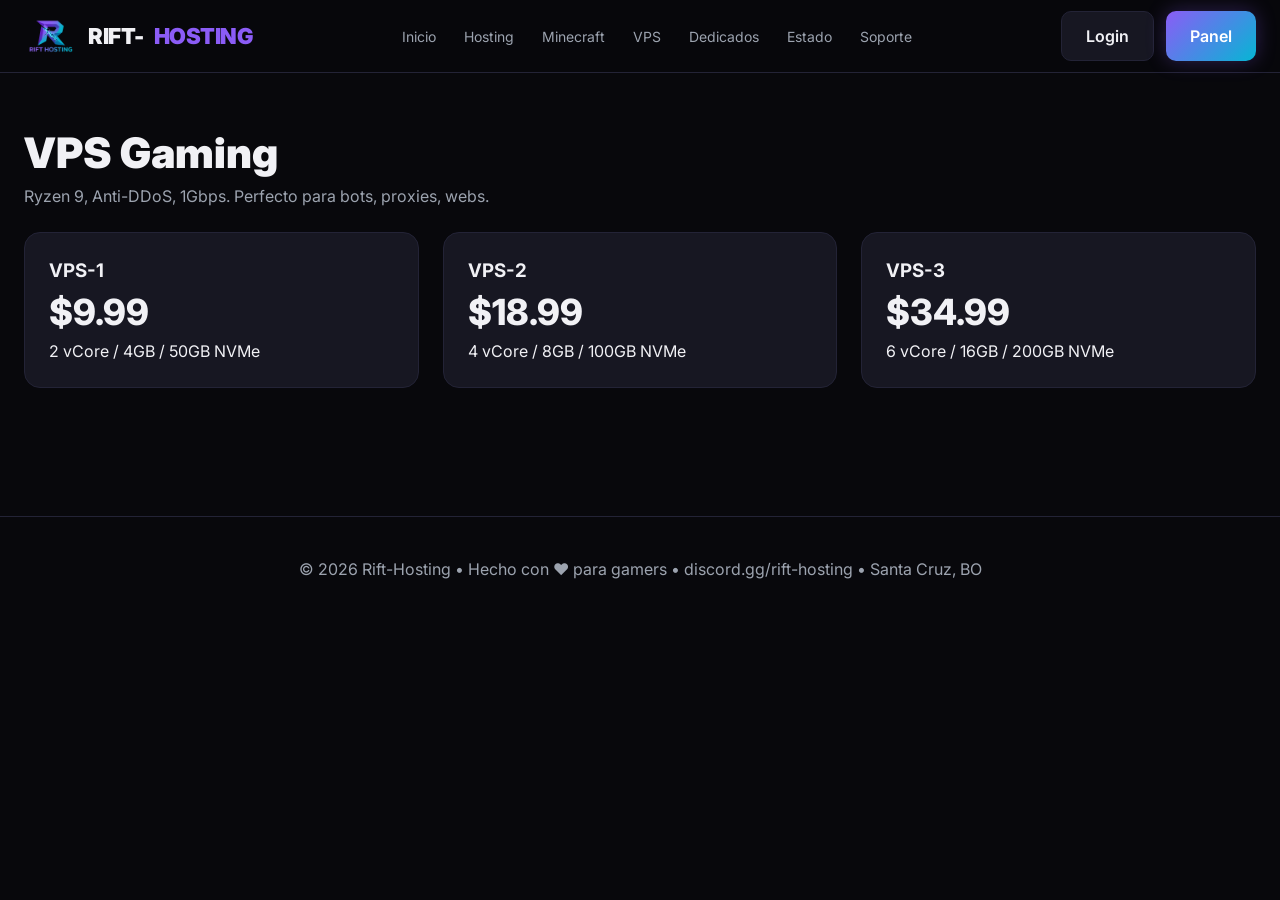
<file: Rift-Hosting/vps.html>
<!DOCTYPE html>
<html lang="es">
<head>
<meta charset="UTF-8">
<meta name="viewport" content="width=device-width,initial-scale=1">
<title>VPS Gaming | Rift-Hosting</title>
<link rel="stylesheet" href="css/style.css">
<link rel="stylesheet" href="css/animations.css">
<link href="https://fonts.googleapis.com/css2?family=Inter:wght@400;600;800;900&family=JetBrains+Mono&display=swap" rel="stylesheet">
<link rel="icon" href="img/icons/icon.png">
</head>
<body>
<header class="header"><div class="container">
<a href="index.html" class="logo"><img src="img/logo.png" alt="Rift" onerror="this.style.display='none'">RIFT-<span>HOSTING</span></a>
<nav class="nav">
<a href="index.html">Inicio</a><a href="hosting.html">Hosting</a><a href="minecraft.html">Minecraft</a><a href="vps.html">VPS</a><a href="dedicados.html">Dedicados</a><a href="estado.html">Estado</a><a href="soporte.html">Soporte</a>
</nav><div style="display:flex;gap:12px"><a href="login.html" class="btn btn-ghost">Login</a><a href="panel.html" class="btn btn-primary">Panel</a></div>
</div></header>
<main class="container" style="padding:48px 24px"><h1 style='font-size:42px;font-weight:900'>VPS Gaming</h1><p style='color:var(--muted)'>Ryzen 9, Anti-DDoS, 1Gbps. Perfecto para bots, proxies, webs.</p><div class='grid3' style='margin-top:24px'><div class='card'><h3>VPS-1</h3><div class='price'>$9.99</div><p>2 vCore / 4GB / 50GB NVMe</p></div><div class='card'><h3>VPS-2</h3><div class='price'>$18.99</div><p>4 vCore / 8GB / 100GB NVMe</p></div><div class='card'><h3>VPS-3</h3><div class='price'>$34.99</div><p>6 vCore / 16GB / 200GB NVMe</p></div></div></main>
<footer style="border-top:1px solid var(--border);padding:40px 0;margin-top:80px;text-align:center;color:var(--muted)">
<p>© <span data-year></span> Rift-Hosting • Hecho con ❤️ para gamers • discord.gg/rift-hosting • Santa Cruz, BO</p>
</footer>
<script src="js/app.js"></script><script src="js/theme.js"></script>
</body></html>
</file>
<file: Rift-Hosting/css/style.css>
:root{--bg:#08080c;--bg2:#12121a;--card:#171722;--border:#232336;--primary:#8b5cf6;--primary2:#06b6d4;--text:#f1f1f5;--muted:#9ca3af}
*{margin:0;padding:0;box-sizing:border-box;font-family:'Inter',system-ui,sans-serif}
body{background:var(--bg);color:var(--text);overflow-x:hidden;line-height:1.5}
a{color:inherit;text-decoration:none}
img{max-width:100%}
.container{max-width:1280px;margin:0 auto;padding:0 24px}
.header{position:sticky;top:0;z-index:50;background:rgba(8,8,12,.85);backdrop-filter:blur(20px);border-bottom:1px solid var(--border)}
.header .container{display:flex;justify-content:space-between;align-items:center;height:72px}
.logo{font-weight:900;font-size:22px;letter-spacing:-.5px;display:flex;align-items:center;gap:10px}
.logo img{height:36px}
.logo span{color:var(--primary)}
.nav{display:flex;gap:28px;font-size:14px;color:var(--muted)}
.nav a:hover{color:white}
.btn{padding:12px 24px;border-radius:10px;font-weight:600;transition:.2s;cursor:pointer;display:inline-flex;align-items:center;gap:8px;border:none}
.btn-primary{background:linear-gradient(135deg,var(--primary),var(--primary2));color:white;box-shadow:0 0 20px rgba(139,92,246,.3)}
.btn-primary:hover{transform:translateY(-2px);box-shadow:0 0 30px rgba(139,92,246,.5)}
.btn-ghost{border:1px solid var(--border);background:var(--card);color:var(--text)}
.btn-ghost:hover{background:var(--border)}
.hero{padding:120px 0 80px;display:grid;grid-template-columns:1.1fr .9fr;gap:60px;align-items:center}
.hero h1{font-size:64px;line-height:.95;letter-spacing:-2px;font-weight:900}
.hero h1 span{background:linear-gradient(135deg,var(--primary),var(--primary2));-webkit-background-clip:text;-webkit-text-fill-color:transparent}
.hero p{color:var(--muted);font-size:18px;margin:20px 0 32px;line-height:1.6}
.terminal{background:#0e0e14;border:1px solid var(--border);border-radius:16px;overflow:hidden;box-shadow:0 20px 80px rgba(0,0,0,.5)}
.term-head{padding:12px 16px;border-bottom:1px solid var(--border);display:flex;gap:8px}
.dot{width:12px;height:12px;border-radius:50%}.dot.r{background:#ff5f56}.dot.y{background:#ffbd2e}.dot.g{background:#27c93f}
.term-body{padding:20px;font-family:'JetBrains Mono',monospace;font-size:13px;line-height:1.8;color:#a1a1aa}
.term-body .g{color:#22c55e}.term-body .b{color:var(--primary2)}.term-body .w{color:white}
.grid3{display:grid;grid-template-columns:repeat(3,1fr);gap:24px}
.grid4{display:grid;grid-template-columns:repeat(4,1fr);gap:24px}
.card{background:var(--card);border:1px solid var(--border);border-radius:16px;padding:24px;transition:.2s}
.card:hover{border-color:var(--primary);transform:translateY(-2px)}
.price{font-size:36px;font-weight:800}.price small{font-size:14px;color:var(--muted)}
.badge{font-size:11px;padding:4px 10px;border-radius:20px;background:var(--primary);color:white;font-weight:700}
input,textarea{width:100%;padding:12px;border-radius:8px;background:var(--bg);border:1px solid var(--border);color:white;font-family:inherit}
input:focus,textarea:focus{outline:none;border-color:var(--primary)}
@media(max-width:900px){.hero{grid-template-columns:1fr}.grid3{grid-template-columns:1fr}.grid4{grid-template-columns:1fr}.nav{display:none}.hero h1{font-size:42px}}
</file>
<file: Rift-Hosting/css/animations.css>
@keyframes float{0%,100%{transform:translateY(0)}50%{transform:translateY(-10px)}}
@keyframes glow{0%,100%{box-shadow:0 0 20px rgba(139,92,246,.3)}50%{box-shadow:0 0 40px rgba(139,92,246,.6)}}
.float{animation:float 4s ease-in-out infinite}.glow{animation:glow 2s ease-in-out infinite}
</file>
